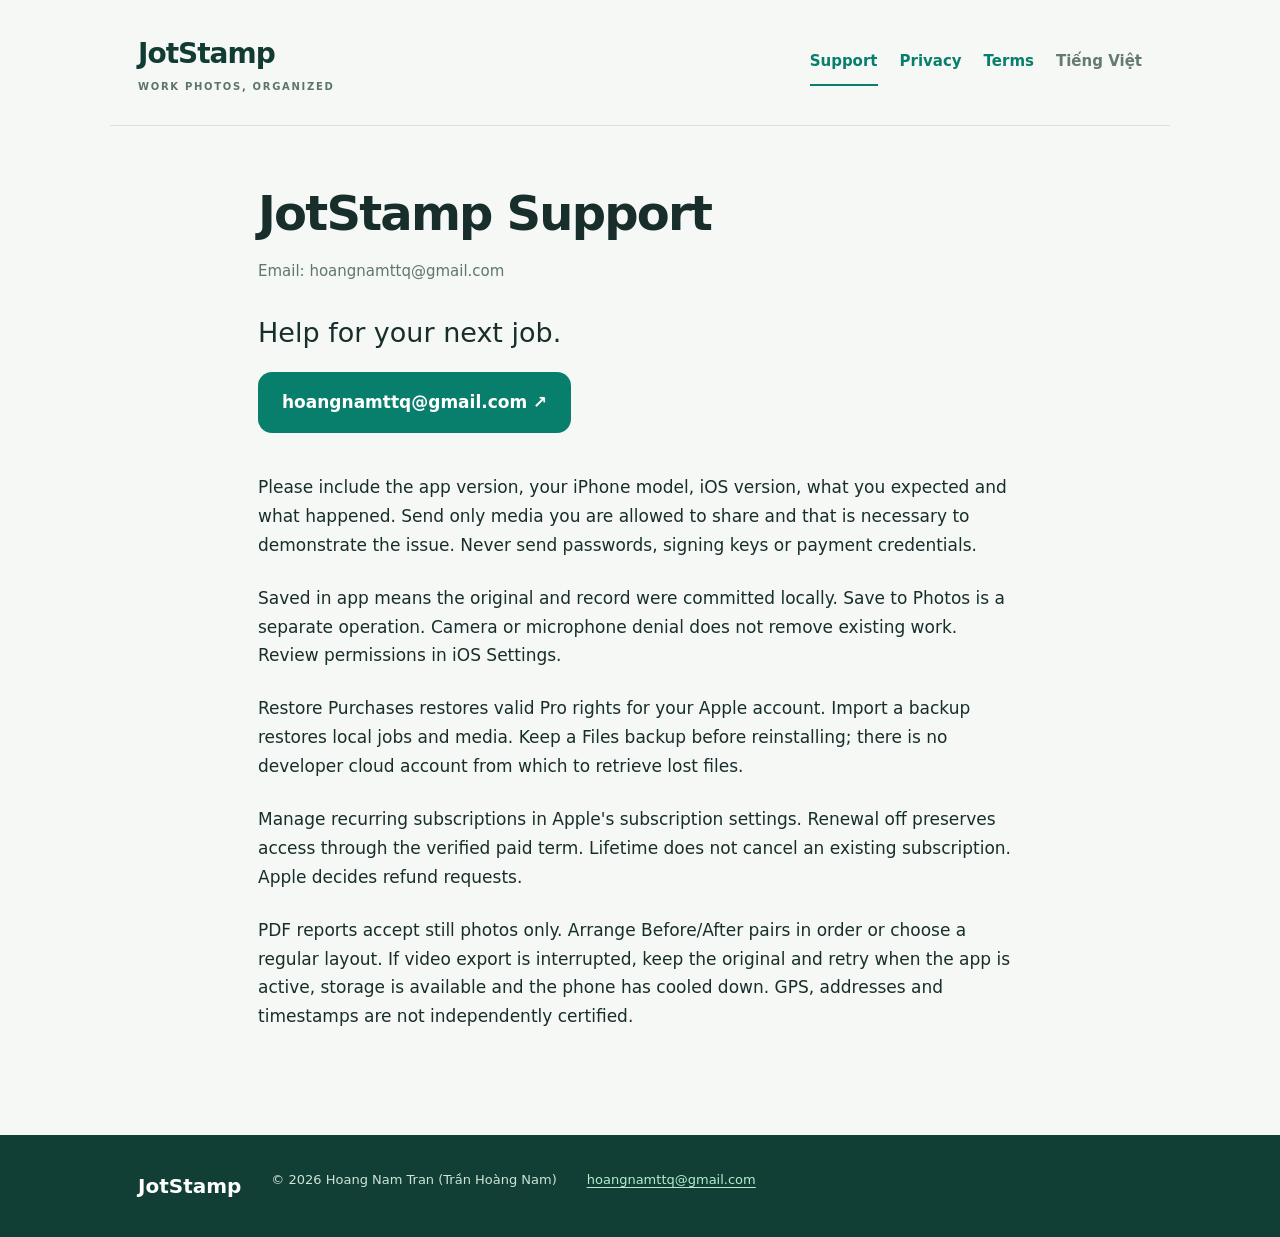
<file: index.html>
<!doctype html>
<html lang="en"><head><meta charset="utf-8"><meta name="viewport" content="width=device-width,initial-scale=1">
<meta name="description" content="JotStamp · JotStamp Support"><title>JotStamp Support</title><link rel="stylesheet" href="style.css"></head>
<body><a class="skip" href="#content">Skip to content</a>
<header><a class="brand" href="support-en.html">JotStamp<span>WORK PHOTOS, ORGANIZED</span></a><nav aria-label="Navigation"><a href="support-en.html" aria-current="page">Support</a><a href="privacy-en.html">Privacy</a><a href="terms-en.html">Terms</a><a class="lang" href="support-vi.html">Tiếng Việt</a></nav></header>
<main id="content"><h1>JotStamp Support</h1><p class="intro">Email: hoangnamttq@gmail.com</p><p class="lead">Help for your next job.</p><a class="contact" href="mailto:hoangnamttq@gmail.com">hoangnamttq@gmail.com ↗</a><p>Please include the app version, your iPhone model, iOS version, what you expected and what happened. Send only media you are allowed to share and that is necessary to demonstrate the issue. Never send passwords, signing keys or payment credentials.</p><p>Saved in app means the original and record were committed locally. Save to Photos is a separate operation. Camera or microphone denial does not remove existing work. Review permissions in iOS Settings.</p><p>Restore Purchases restores valid Pro rights for your Apple account. Import a backup restores local jobs and media. Keep a Files backup before reinstalling; there is no developer cloud account from which to retrieve lost files.</p><p>Manage recurring subscriptions in Apple&#x27;s subscription settings. Renewal off preserves access through the verified paid term. Lifetime does not cancel an existing subscription. Apple decides refund requests.</p><p>PDF reports accept still photos only. Arrange Before/After pairs in order or choose a regular layout. If video export is interrupted, keep the original and retry when the app is active, storage is available and the phone has cooled down. GPS, addresses and timestamps are not independently certified.</p></main><footer><strong>JotStamp</strong><span>© 2026 Hoang Nam Tran (Trần Hoàng Nam)</span><a href="mailto:hoangnamttq@gmail.com">hoangnamttq@gmail.com</a></footer></body></html>
</file>
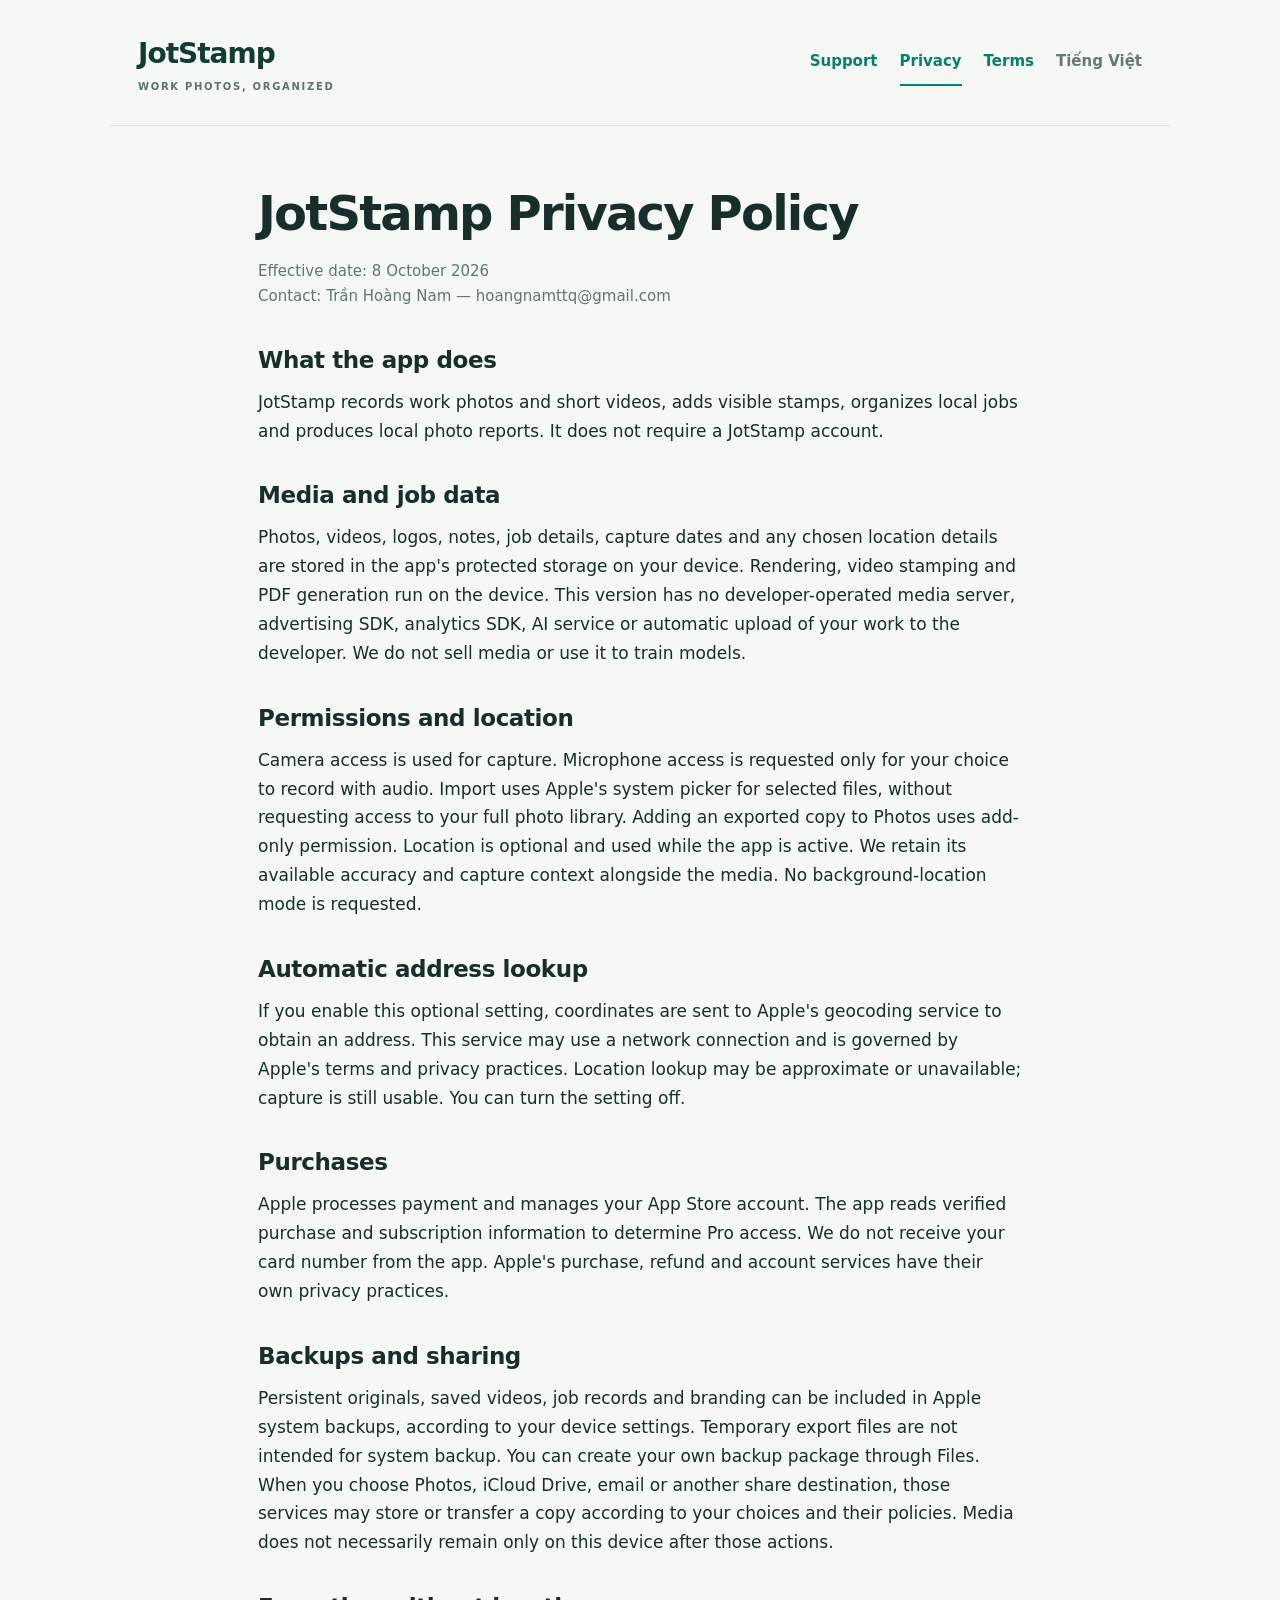
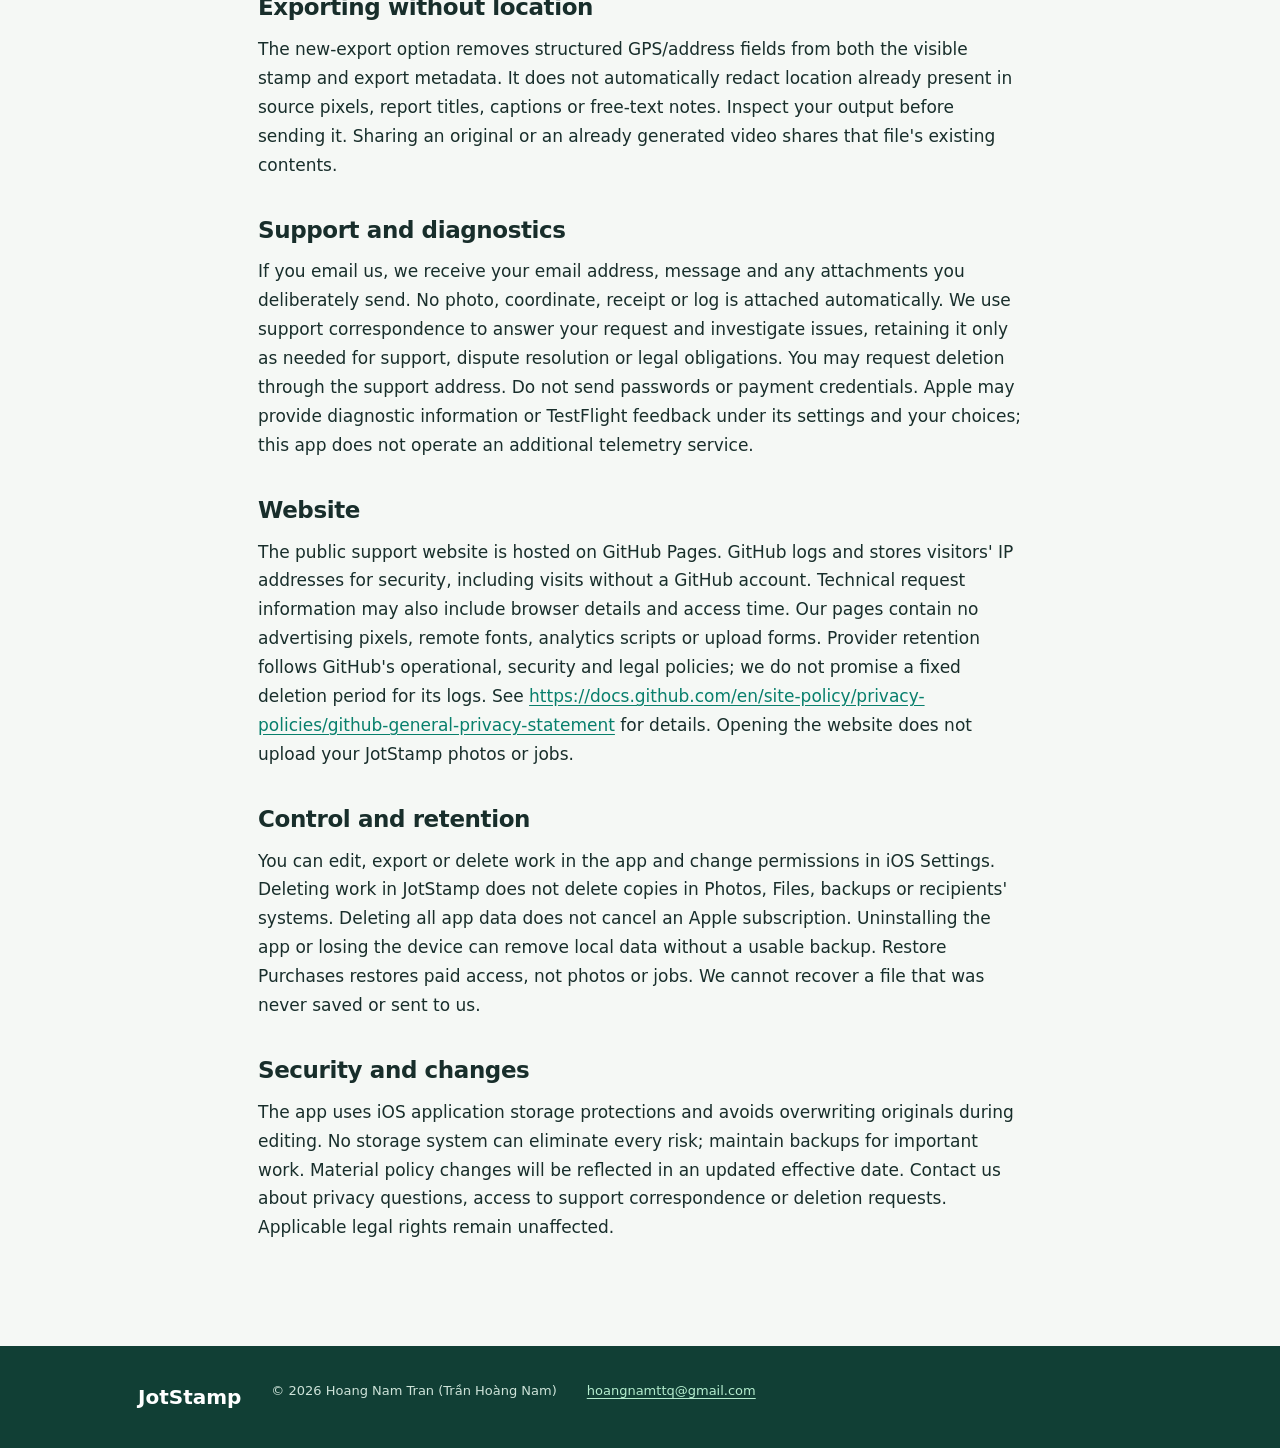
<file: privacy-en.html>
<!doctype html>
<html lang="en"><head><meta charset="utf-8"><meta name="viewport" content="width=device-width,initial-scale=1">
<meta name="description" content="JotStamp · JotStamp Privacy Policy"><title>JotStamp Privacy Policy</title><link rel="stylesheet" href="style.css"></head>
<body><a class="skip" href="#content">Skip to content</a>
<header><a class="brand" href="support-en.html">JotStamp<span>WORK PHOTOS, ORGANIZED</span></a><nav aria-label="Navigation"><a href="support-en.html">Support</a><a href="privacy-en.html" aria-current="page">Privacy</a><a href="terms-en.html">Terms</a><a class="lang" href="privacy-vi.html">Tiếng Việt</a></nav></header>
<main id="content"><h1>JotStamp Privacy Policy</h1><p class="intro">Effective date: 8 October 2026<br>Contact: Trần Hoàng Nam — hoangnamttq@gmail.com</p><section><h2>What the app does</h2><p>JotStamp records work photos and short videos, adds visible stamps, organizes local jobs and produces local photo reports. It does not require a JotStamp account.</p></section><section><h2>Media and job data</h2><p>Photos, videos, logos, notes, job details, capture dates and any chosen location details are stored in the app&#x27;s protected storage on your device. Rendering, video stamping and PDF generation run on the device. This version has no developer-operated media server, advertising SDK, analytics SDK, AI service or automatic upload of your work to the developer. We do not sell media or use it to train models.</p></section><section><h2>Permissions and location</h2><p>Camera access is used for capture. Microphone access is requested only for your choice to record with audio. Import uses Apple&#x27;s system picker for selected files, without requesting access to your full photo library. Adding an exported copy to Photos uses add-only permission. Location is optional and used while the app is active. We retain its available accuracy and capture context alongside the media. No background-location mode is requested.</p></section><section><h2>Automatic address lookup</h2><p>If you enable this optional setting, coordinates are sent to Apple&#x27;s geocoding service to obtain an address. This service may use a network connection and is governed by Apple&#x27;s terms and privacy practices. Location lookup may be approximate or unavailable; capture is still usable. You can turn the setting off.</p></section><section><h2>Purchases</h2><p>Apple processes payment and manages your App Store account. The app reads verified purchase and subscription information to determine Pro access. We do not receive your card number from the app. Apple&#x27;s purchase, refund and account services have their own privacy practices.</p></section><section><h2>Backups and sharing</h2><p>Persistent originals, saved videos, job records and branding can be included in Apple system backups, according to your device settings. Temporary export files are not intended for system backup. You can create your own backup package through Files. When you choose Photos, iCloud Drive, email or another share destination, those services may store or transfer a copy according to your choices and their policies. Media does not necessarily remain only on this device after those actions.</p></section><section><h2>Exporting without location</h2><p>The new-export option removes structured GPS/address fields from both the visible stamp and export metadata. It does not automatically redact location already present in source pixels, report titles, captions or free-text notes. Inspect your output before sending it. Sharing an original or an already generated video shares that file&#x27;s existing contents.</p></section><section><h2>Support and diagnostics</h2><p>If you email us, we receive your email address, message and any attachments you deliberately send. No photo, coordinate, receipt or log is attached automatically. We use support correspondence to answer your request and investigate issues, retaining it only as needed for support, dispute resolution or legal obligations. You may request deletion through the support address. Do not send passwords or payment credentials. Apple may provide diagnostic information or TestFlight feedback under its settings and your choices; this app does not operate an additional telemetry service.</p></section><section><h2>Website</h2><p>The public support website is hosted on GitHub Pages. GitHub logs and stores visitors&#x27; IP addresses for security, including visits without a GitHub account. Technical request information may also include browser details and access time. Our pages contain no advertising pixels, remote fonts, analytics scripts or upload forms. Provider retention follows GitHub&#x27;s operational, security and legal policies; we do not promise a fixed deletion period for its logs. See <a href="https://docs.github.com/en/site-policy/privacy-policies/github-general-privacy-statement">https://docs.github.com/en/site-policy/privacy-policies/github-general-privacy-statement</a> for details. Opening the website does not upload your JotStamp photos or jobs.</p></section><section><h2>Control and retention</h2><p>You can edit, export or delete work in the app and change permissions in iOS Settings. Deleting work in JotStamp does not delete copies in Photos, Files, backups or recipients&#x27; systems. Deleting all app data does not cancel an Apple subscription. Uninstalling the app or losing the device can remove local data without a usable backup. Restore Purchases restores paid access, not photos or jobs. We cannot recover a file that was never saved or sent to us.</p></section><section><h2>Security and changes</h2><p>The app uses iOS application storage protections and avoids overwriting originals during editing. No storage system can eliminate every risk; maintain backups for important work. Material policy changes will be reflected in an updated effective date. Contact us about privacy questions, access to support correspondence or deletion requests. Applicable legal rights remain unaffected.</p></section></main><footer><strong>JotStamp</strong><span>© 2026 Hoang Nam Tran (Trần Hoàng Nam)</span><a href="mailto:hoangnamttq@gmail.com">hoangnamttq@gmail.com</a></footer></body></html>
</file>
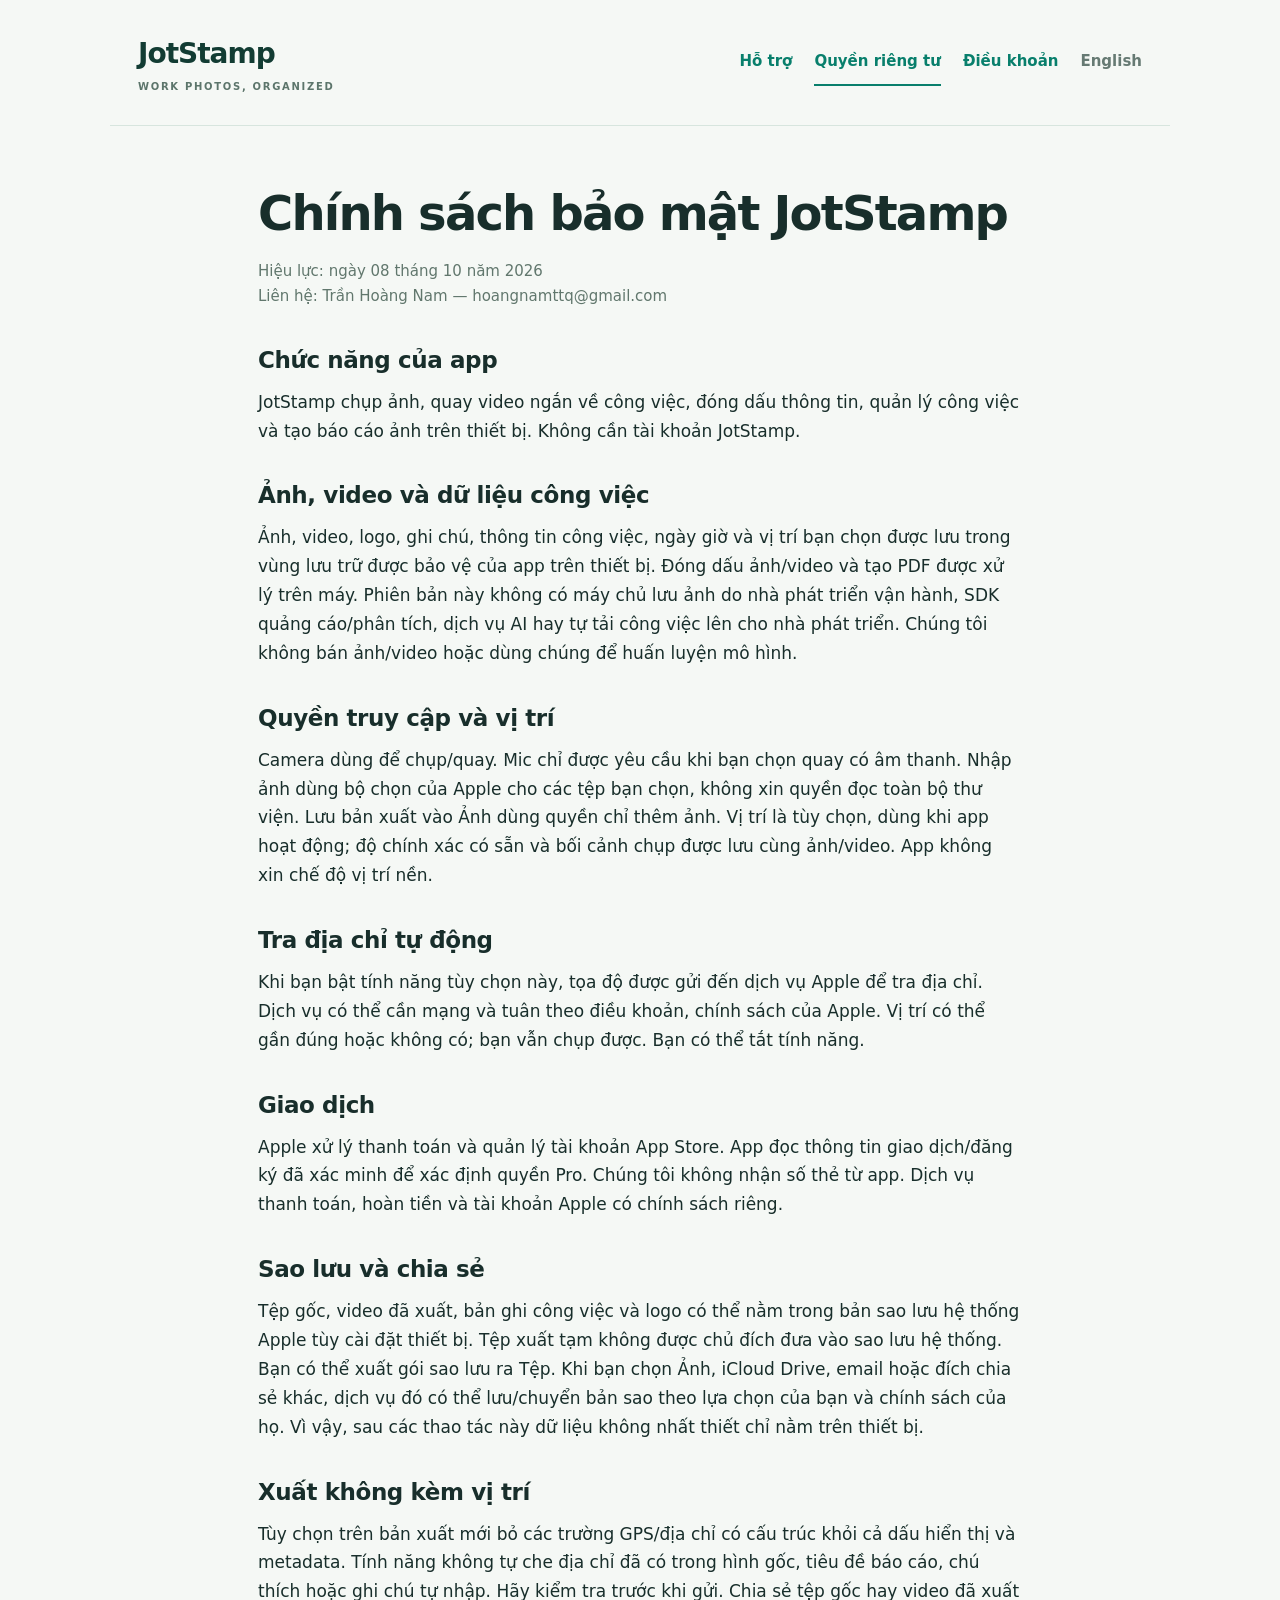
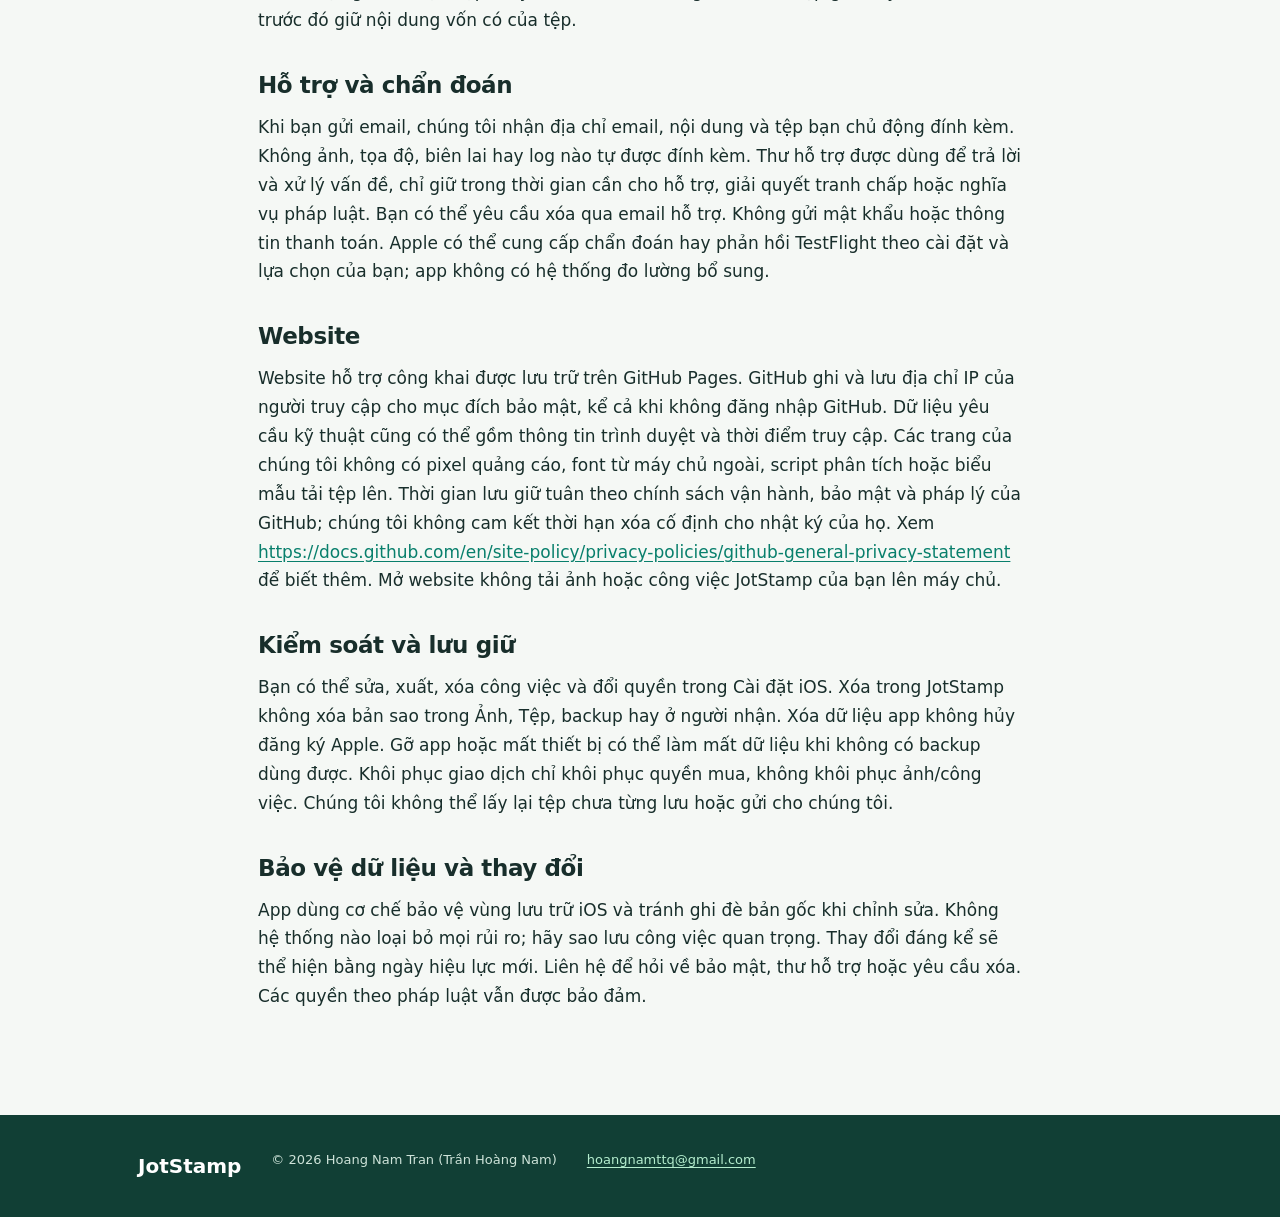
<file: privacy-vi.html>
<!doctype html>
<html lang="vi"><head><meta charset="utf-8"><meta name="viewport" content="width=device-width,initial-scale=1">
<meta name="description" content="JotStamp · Chính sách bảo mật JotStamp"><title>Chính sách bảo mật JotStamp</title><link rel="stylesheet" href="style.css"></head>
<body><a class="skip" href="#content">Đến nội dung</a>
<header><a class="brand" href="support-vi.html">JotStamp<span>WORK PHOTOS, ORGANIZED</span></a><nav aria-label="Navigation"><a href="support-vi.html">Hỗ trợ</a><a href="privacy-vi.html" aria-current="page">Quyền riêng tư</a><a href="terms-vi.html">Điều khoản</a><a class="lang" href="privacy-en.html">English</a></nav></header>
<main id="content"><h1>Chính sách bảo mật JotStamp</h1><p class="intro">Hiệu lực: ngày 08 tháng 10 năm 2026<br>Liên hệ: Trần Hoàng Nam — hoangnamttq@gmail.com</p><section><h2>Chức năng của app</h2><p>JotStamp chụp ảnh, quay video ngắn về công việc, đóng dấu thông tin, quản lý công việc và tạo báo cáo ảnh trên thiết bị. Không cần tài khoản JotStamp.</p></section><section><h2>Ảnh, video và dữ liệu công việc</h2><p>Ảnh, video, logo, ghi chú, thông tin công việc, ngày giờ và vị trí bạn chọn được lưu trong vùng lưu trữ được bảo vệ của app trên thiết bị. Đóng dấu ảnh/video và tạo PDF được xử lý trên máy. Phiên bản này không có máy chủ lưu ảnh do nhà phát triển vận hành, SDK quảng cáo/phân tích, dịch vụ AI hay tự tải công việc lên cho nhà phát triển. Chúng tôi không bán ảnh/video hoặc dùng chúng để huấn luyện mô hình.</p></section><section><h2>Quyền truy cập và vị trí</h2><p>Camera dùng để chụp/quay. Mic chỉ được yêu cầu khi bạn chọn quay có âm thanh. Nhập ảnh dùng bộ chọn của Apple cho các tệp bạn chọn, không xin quyền đọc toàn bộ thư viện. Lưu bản xuất vào Ảnh dùng quyền chỉ thêm ảnh. Vị trí là tùy chọn, dùng khi app hoạt động; độ chính xác có sẵn và bối cảnh chụp được lưu cùng ảnh/video. App không xin chế độ vị trí nền.</p></section><section><h2>Tra địa chỉ tự động</h2><p>Khi bạn bật tính năng tùy chọn này, tọa độ được gửi đến dịch vụ Apple để tra địa chỉ. Dịch vụ có thể cần mạng và tuân theo điều khoản, chính sách của Apple. Vị trí có thể gần đúng hoặc không có; bạn vẫn chụp được. Bạn có thể tắt tính năng.</p></section><section><h2>Giao dịch</h2><p>Apple xử lý thanh toán và quản lý tài khoản App Store. App đọc thông tin giao dịch/đăng ký đã xác minh để xác định quyền Pro. Chúng tôi không nhận số thẻ từ app. Dịch vụ thanh toán, hoàn tiền và tài khoản Apple có chính sách riêng.</p></section><section><h2>Sao lưu và chia sẻ</h2><p>Tệp gốc, video đã xuất, bản ghi công việc và logo có thể nằm trong bản sao lưu hệ thống Apple tùy cài đặt thiết bị. Tệp xuất tạm không được chủ đích đưa vào sao lưu hệ thống. Bạn có thể xuất gói sao lưu ra Tệp. Khi bạn chọn Ảnh, iCloud Drive, email hoặc đích chia sẻ khác, dịch vụ đó có thể lưu/chuyển bản sao theo lựa chọn của bạn và chính sách của họ. Vì vậy, sau các thao tác này dữ liệu không nhất thiết chỉ nằm trên thiết bị.</p></section><section><h2>Xuất không kèm vị trí</h2><p>Tùy chọn trên bản xuất mới bỏ các trường GPS/địa chỉ có cấu trúc khỏi cả dấu hiển thị và metadata. Tính năng không tự che địa chỉ đã có trong hình gốc, tiêu đề báo cáo, chú thích hoặc ghi chú tự nhập. Hãy kiểm tra trước khi gửi. Chia sẻ tệp gốc hay video đã xuất trước đó giữ nội dung vốn có của tệp.</p></section><section><h2>Hỗ trợ và chẩn đoán</h2><p>Khi bạn gửi email, chúng tôi nhận địa chỉ email, nội dung và tệp bạn chủ động đính kèm. Không ảnh, tọa độ, biên lai hay log nào tự được đính kèm. Thư hỗ trợ được dùng để trả lời và xử lý vấn đề, chỉ giữ trong thời gian cần cho hỗ trợ, giải quyết tranh chấp hoặc nghĩa vụ pháp luật. Bạn có thể yêu cầu xóa qua email hỗ trợ. Không gửi mật khẩu hoặc thông tin thanh toán. Apple có thể cung cấp chẩn đoán hay phản hồi TestFlight theo cài đặt và lựa chọn của bạn; app không có hệ thống đo lường bổ sung.</p></section><section><h2>Website</h2><p>Website hỗ trợ công khai được lưu trữ trên GitHub Pages. GitHub ghi và lưu địa chỉ IP của người truy cập cho mục đích bảo mật, kể cả khi không đăng nhập GitHub. Dữ liệu yêu cầu kỹ thuật cũng có thể gồm thông tin trình duyệt và thời điểm truy cập. Các trang của chúng tôi không có pixel quảng cáo, font từ máy chủ ngoài, script phân tích hoặc biểu mẫu tải tệp lên. Thời gian lưu giữ tuân theo chính sách vận hành, bảo mật và pháp lý của GitHub; chúng tôi không cam kết thời hạn xóa cố định cho nhật ký của họ. Xem <a href="https://docs.github.com/en/site-policy/privacy-policies/github-general-privacy-statement">https://docs.github.com/en/site-policy/privacy-policies/github-general-privacy-statement</a> để biết thêm. Mở website không tải ảnh hoặc công việc JotStamp của bạn lên máy chủ.</p></section><section><h2>Kiểm soát và lưu giữ</h2><p>Bạn có thể sửa, xuất, xóa công việc và đổi quyền trong Cài đặt iOS. Xóa trong JotStamp không xóa bản sao trong Ảnh, Tệp, backup hay ở người nhận. Xóa dữ liệu app không hủy đăng ký Apple. Gỡ app hoặc mất thiết bị có thể làm mất dữ liệu khi không có backup dùng được. Khôi phục giao dịch chỉ khôi phục quyền mua, không khôi phục ảnh/công việc. Chúng tôi không thể lấy lại tệp chưa từng lưu hoặc gửi cho chúng tôi.</p></section><section><h2>Bảo vệ dữ liệu và thay đổi</h2><p>App dùng cơ chế bảo vệ vùng lưu trữ iOS và tránh ghi đè bản gốc khi chỉnh sửa. Không hệ thống nào loại bỏ mọi rủi ro; hãy sao lưu công việc quan trọng. Thay đổi đáng kể sẽ thể hiện bằng ngày hiệu lực mới. Liên hệ để hỏi về bảo mật, thư hỗ trợ hoặc yêu cầu xóa. Các quyền theo pháp luật vẫn được bảo đảm.</p></section></main><footer><strong>JotStamp</strong><span>© 2026 Hoang Nam Tran (Trần Hoàng Nam)</span><a href="mailto:hoangnamttq@gmail.com">hoangnamttq@gmail.com</a></footer></body></html>
</file>
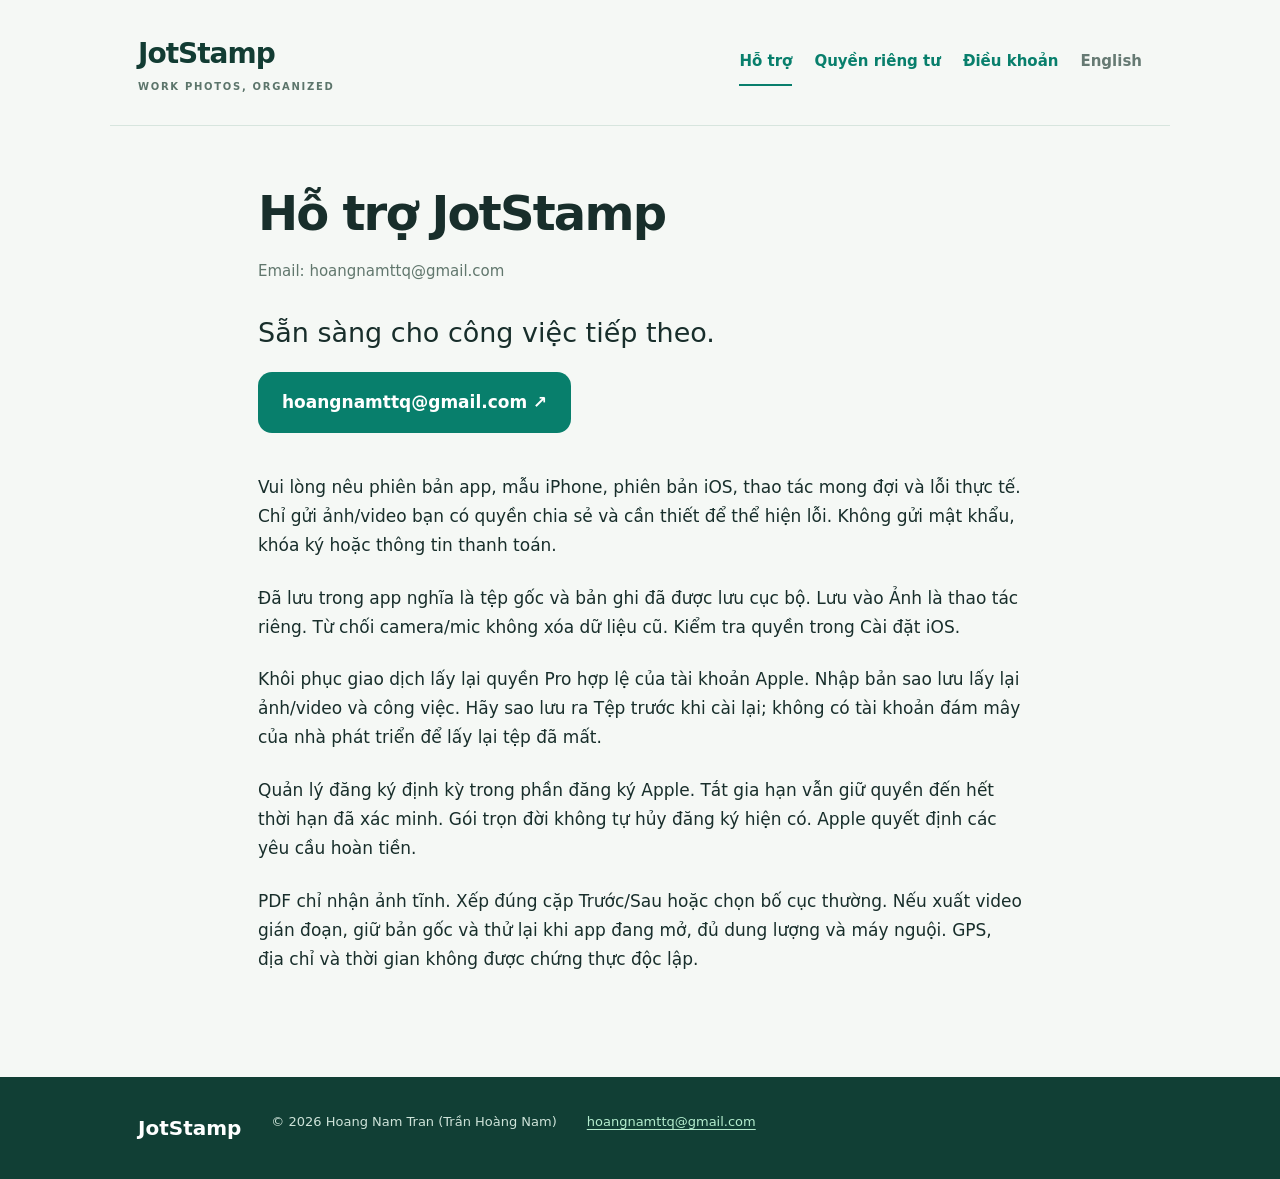
<file: support-vi.html>
<!doctype html>
<html lang="vi"><head><meta charset="utf-8"><meta name="viewport" content="width=device-width,initial-scale=1">
<meta name="description" content="JotStamp · Hỗ trợ JotStamp"><title>Hỗ trợ JotStamp</title><link rel="stylesheet" href="style.css"></head>
<body><a class="skip" href="#content">Đến nội dung</a>
<header><a class="brand" href="support-vi.html">JotStamp<span>WORK PHOTOS, ORGANIZED</span></a><nav aria-label="Navigation"><a href="support-vi.html" aria-current="page">Hỗ trợ</a><a href="privacy-vi.html">Quyền riêng tư</a><a href="terms-vi.html">Điều khoản</a><a class="lang" href="support-en.html">English</a></nav></header>
<main id="content"><h1>Hỗ trợ JotStamp</h1><p class="intro">Email: hoangnamttq@gmail.com</p><p class="lead">Sẵn sàng cho công việc tiếp theo.</p><a class="contact" href="mailto:hoangnamttq@gmail.com">hoangnamttq@gmail.com ↗</a><p>Vui lòng nêu phiên bản app, mẫu iPhone, phiên bản iOS, thao tác mong đợi và lỗi thực tế. Chỉ gửi ảnh/video bạn có quyền chia sẻ và cần thiết để thể hiện lỗi. Không gửi mật khẩu, khóa ký hoặc thông tin thanh toán.</p><p>Đã lưu trong app nghĩa là tệp gốc và bản ghi đã được lưu cục bộ. Lưu vào Ảnh là thao tác riêng. Từ chối camera/mic không xóa dữ liệu cũ. Kiểm tra quyền trong Cài đặt iOS.</p><p>Khôi phục giao dịch lấy lại quyền Pro hợp lệ của tài khoản Apple. Nhập bản sao lưu lấy lại ảnh/video và công việc. Hãy sao lưu ra Tệp trước khi cài lại; không có tài khoản đám mây của nhà phát triển để lấy lại tệp đã mất.</p><p>Quản lý đăng ký định kỳ trong phần đăng ký Apple. Tắt gia hạn vẫn giữ quyền đến hết thời hạn đã xác minh. Gói trọn đời không tự hủy đăng ký hiện có. Apple quyết định các yêu cầu hoàn tiền.</p><p>PDF chỉ nhận ảnh tĩnh. Xếp đúng cặp Trước/Sau hoặc chọn bố cục thường. Nếu xuất video gián đoạn, giữ bản gốc và thử lại khi app đang mở, đủ dung lượng và máy nguội. GPS, địa chỉ và thời gian không được chứng thực độc lập.</p></main><footer><strong>JotStamp</strong><span>© 2026 Hoang Nam Tran (Trần Hoàng Nam)</span><a href="mailto:hoangnamttq@gmail.com">hoangnamttq@gmail.com</a></footer></body></html>
</file>
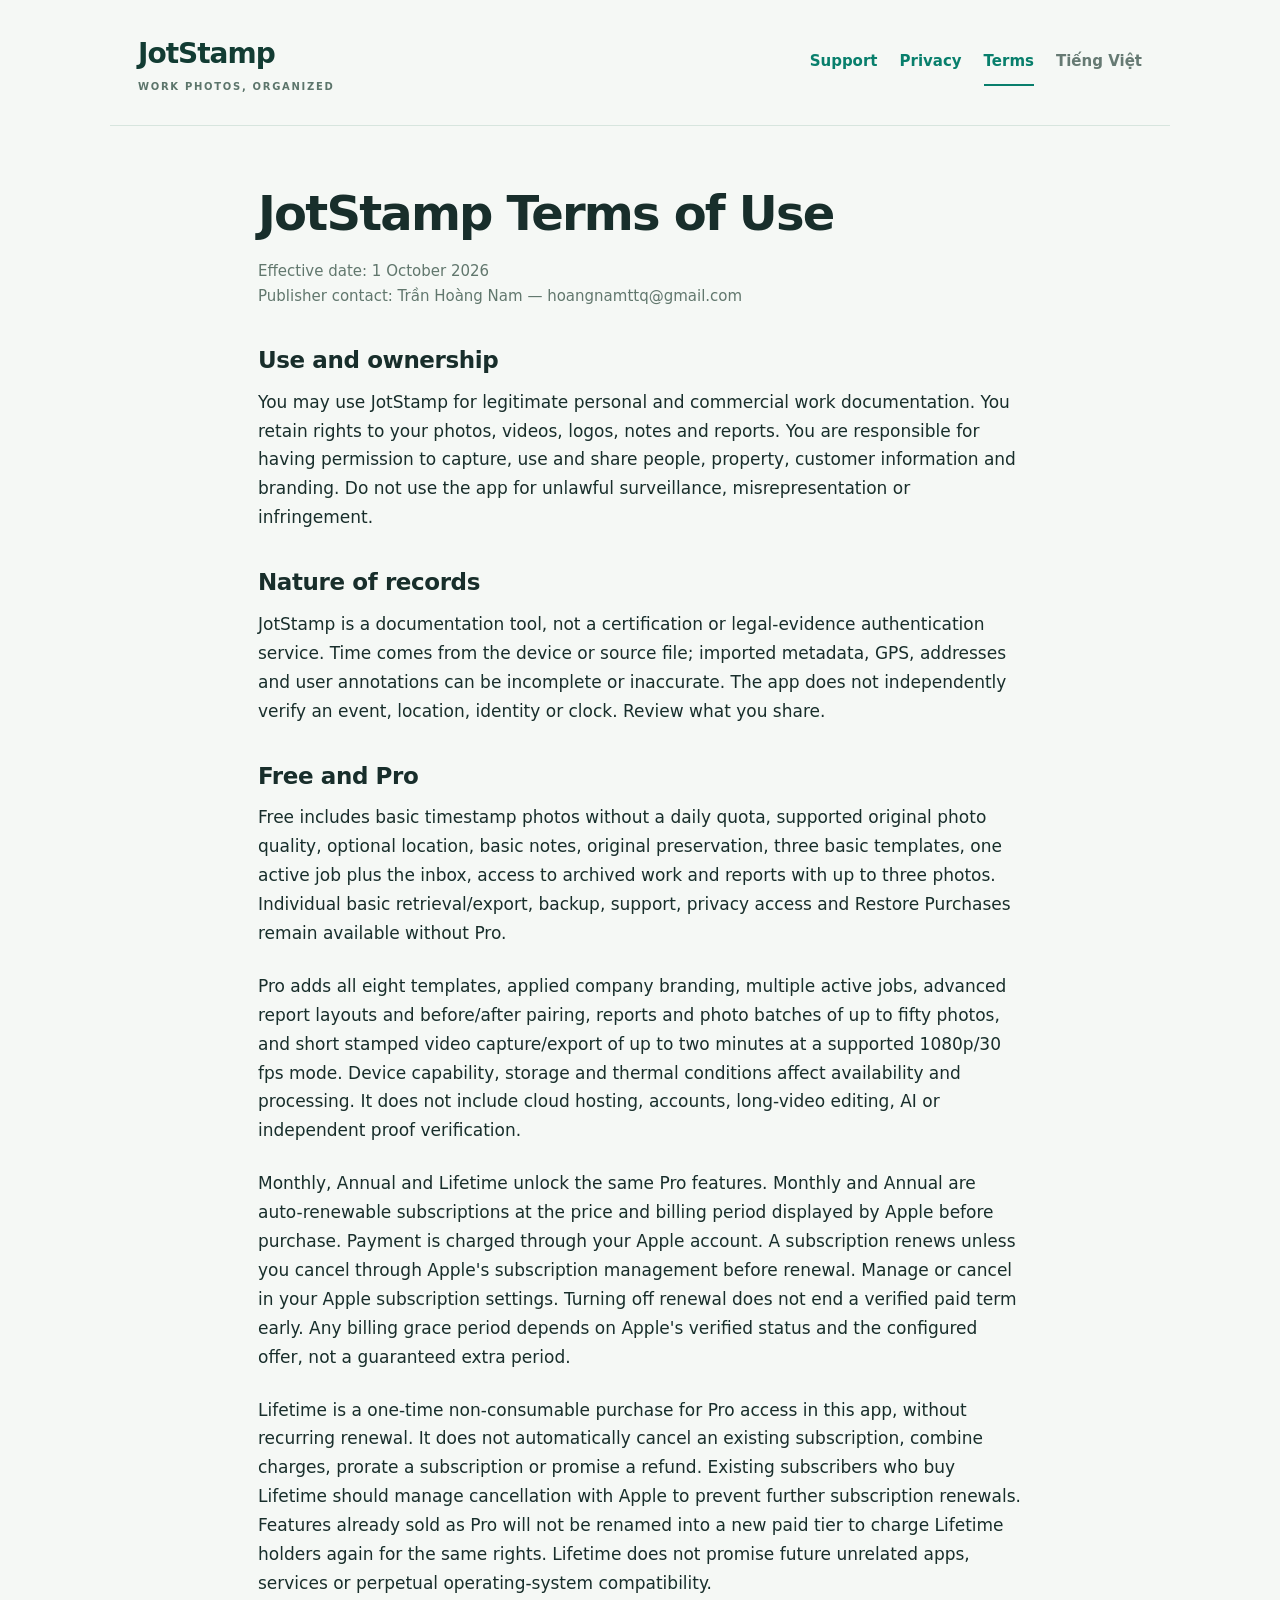
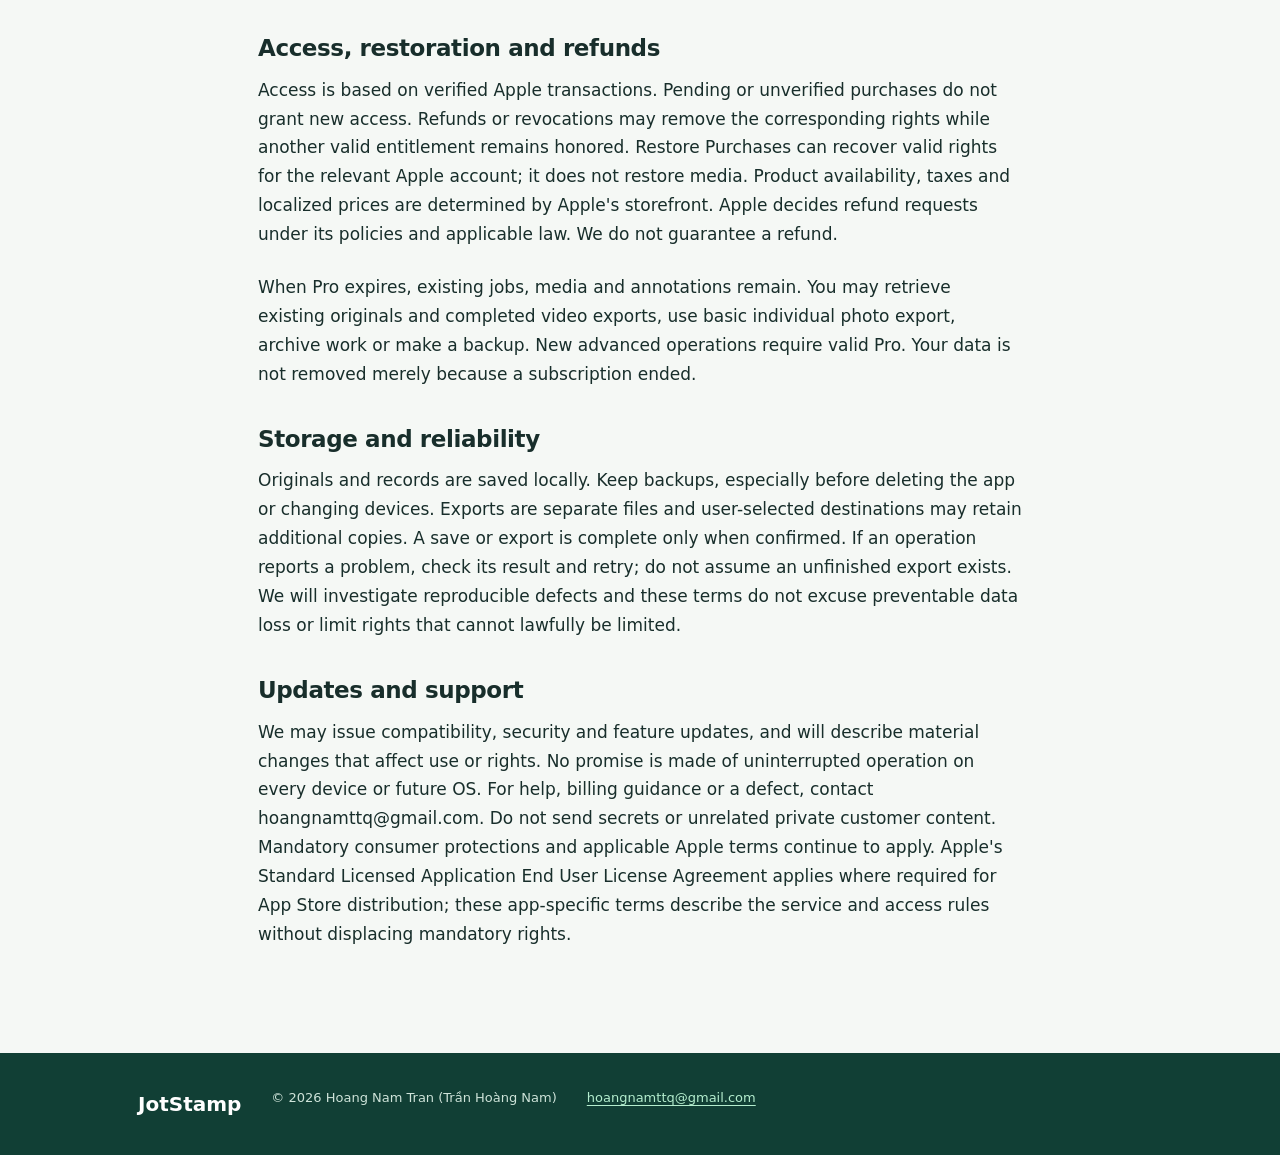
<file: terms-en.html>
<!doctype html>
<html lang="en"><head><meta charset="utf-8"><meta name="viewport" content="width=device-width,initial-scale=1">
<meta name="description" content="JotStamp · JotStamp Terms of Use"><title>JotStamp Terms of Use</title><link rel="stylesheet" href="style.css"></head>
<body><a class="skip" href="#content">Skip to content</a>
<header><a class="brand" href="support-en.html">JotStamp<span>WORK PHOTOS, ORGANIZED</span></a><nav aria-label="Navigation"><a href="support-en.html">Support</a><a href="privacy-en.html">Privacy</a><a href="terms-en.html" aria-current="page">Terms</a><a class="lang" href="terms-vi.html">Tiếng Việt</a></nav></header>
<main id="content"><h1>JotStamp Terms of Use</h1><p class="intro">Effective date: 1 October 2026<br>Publisher contact: Trần Hoàng Nam — hoangnamttq@gmail.com</p><section><h2>Use and ownership</h2><p>You may use JotStamp for legitimate personal and commercial work documentation. You retain rights to your photos, videos, logos, notes and reports. You are responsible for having permission to capture, use and share people, property, customer information and branding. Do not use the app for unlawful surveillance, misrepresentation or infringement.</p></section><section><h2>Nature of records</h2><p>JotStamp is a documentation tool, not a certification or legal-evidence authentication service. Time comes from the device or source file; imported metadata, GPS, addresses and user annotations can be incomplete or inaccurate. The app does not independently verify an event, location, identity or clock. Review what you share.</p></section><section><h2>Free and Pro</h2><p>Free includes basic timestamp photos without a daily quota, supported original photo quality, optional location, basic notes, original preservation, three basic templates, one active job plus the inbox, access to archived work and reports with up to three photos. Individual basic retrieval/export, backup, support, privacy access and Restore Purchases remain available without Pro.</p></section><p>Pro adds all eight templates, applied company branding, multiple active jobs, advanced report layouts and before/after pairing, reports and photo batches of up to fifty photos, and short stamped video capture/export of up to two minutes at a supported 1080p/30 fps mode. Device capability, storage and thermal conditions affect availability and processing. It does not include cloud hosting, accounts, long-video editing, AI or independent proof verification.</p><p>Monthly, Annual and Lifetime unlock the same Pro features. Monthly and Annual are auto-renewable subscriptions at the price and billing period displayed by Apple before purchase. Payment is charged through your Apple account. A subscription renews unless you cancel through Apple&#x27;s subscription management before renewal. Manage or cancel in your Apple subscription settings. Turning off renewal does not end a verified paid term early. Any billing grace period depends on Apple&#x27;s verified status and the configured offer, not a guaranteed extra period.</p><p>Lifetime is a one-time non-consumable purchase for Pro access in this app, without recurring renewal. It does not automatically cancel an existing subscription, combine charges, prorate a subscription or promise a refund. Existing subscribers who buy Lifetime should manage cancellation with Apple to prevent further subscription renewals. Features already sold as Pro will not be renamed into a new paid tier to charge Lifetime holders again for the same rights. Lifetime does not promise future unrelated apps, services or perpetual operating-system compatibility.</p><section><h2>Access, restoration and refunds</h2><p>Access is based on verified Apple transactions. Pending or unverified purchases do not grant new access. Refunds or revocations may remove the corresponding rights while another valid entitlement remains honored. Restore Purchases can recover valid rights for the relevant Apple account; it does not restore media. Product availability, taxes and localized prices are determined by Apple&#x27;s storefront. Apple decides refund requests under its policies and applicable law. We do not guarantee a refund.</p></section><p>When Pro expires, existing jobs, media and annotations remain. You may retrieve existing originals and completed video exports, use basic individual photo export, archive work or make a backup. New advanced operations require valid Pro. Your data is not removed merely because a subscription ended.</p><section><h2>Storage and reliability</h2><p>Originals and records are saved locally. Keep backups, especially before deleting the app or changing devices. Exports are separate files and user-selected destinations may retain additional copies. A save or export is complete only when confirmed. If an operation reports a problem, check its result and retry; do not assume an unfinished export exists. We will investigate reproducible defects and these terms do not excuse preventable data loss or limit rights that cannot lawfully be limited.</p></section><section><h2>Updates and support</h2><p>We may issue compatibility, security and feature updates, and will describe material changes that affect use or rights. No promise is made of uninterrupted operation on every device or future OS. For help, billing guidance or a defect, contact hoangnamttq@gmail.com. Do not send secrets or unrelated private customer content. Mandatory consumer protections and applicable Apple terms continue to apply. Apple&#x27;s Standard Licensed Application End User License Agreement applies where required for App Store distribution; these app-specific terms describe the service and access rules without displacing mandatory rights.</p></section></main><footer><strong>JotStamp</strong><span>© 2026 Hoang Nam Tran (Trần Hoàng Nam)</span><a href="mailto:hoangnamttq@gmail.com">hoangnamttq@gmail.com</a></footer></body></html>
</file>
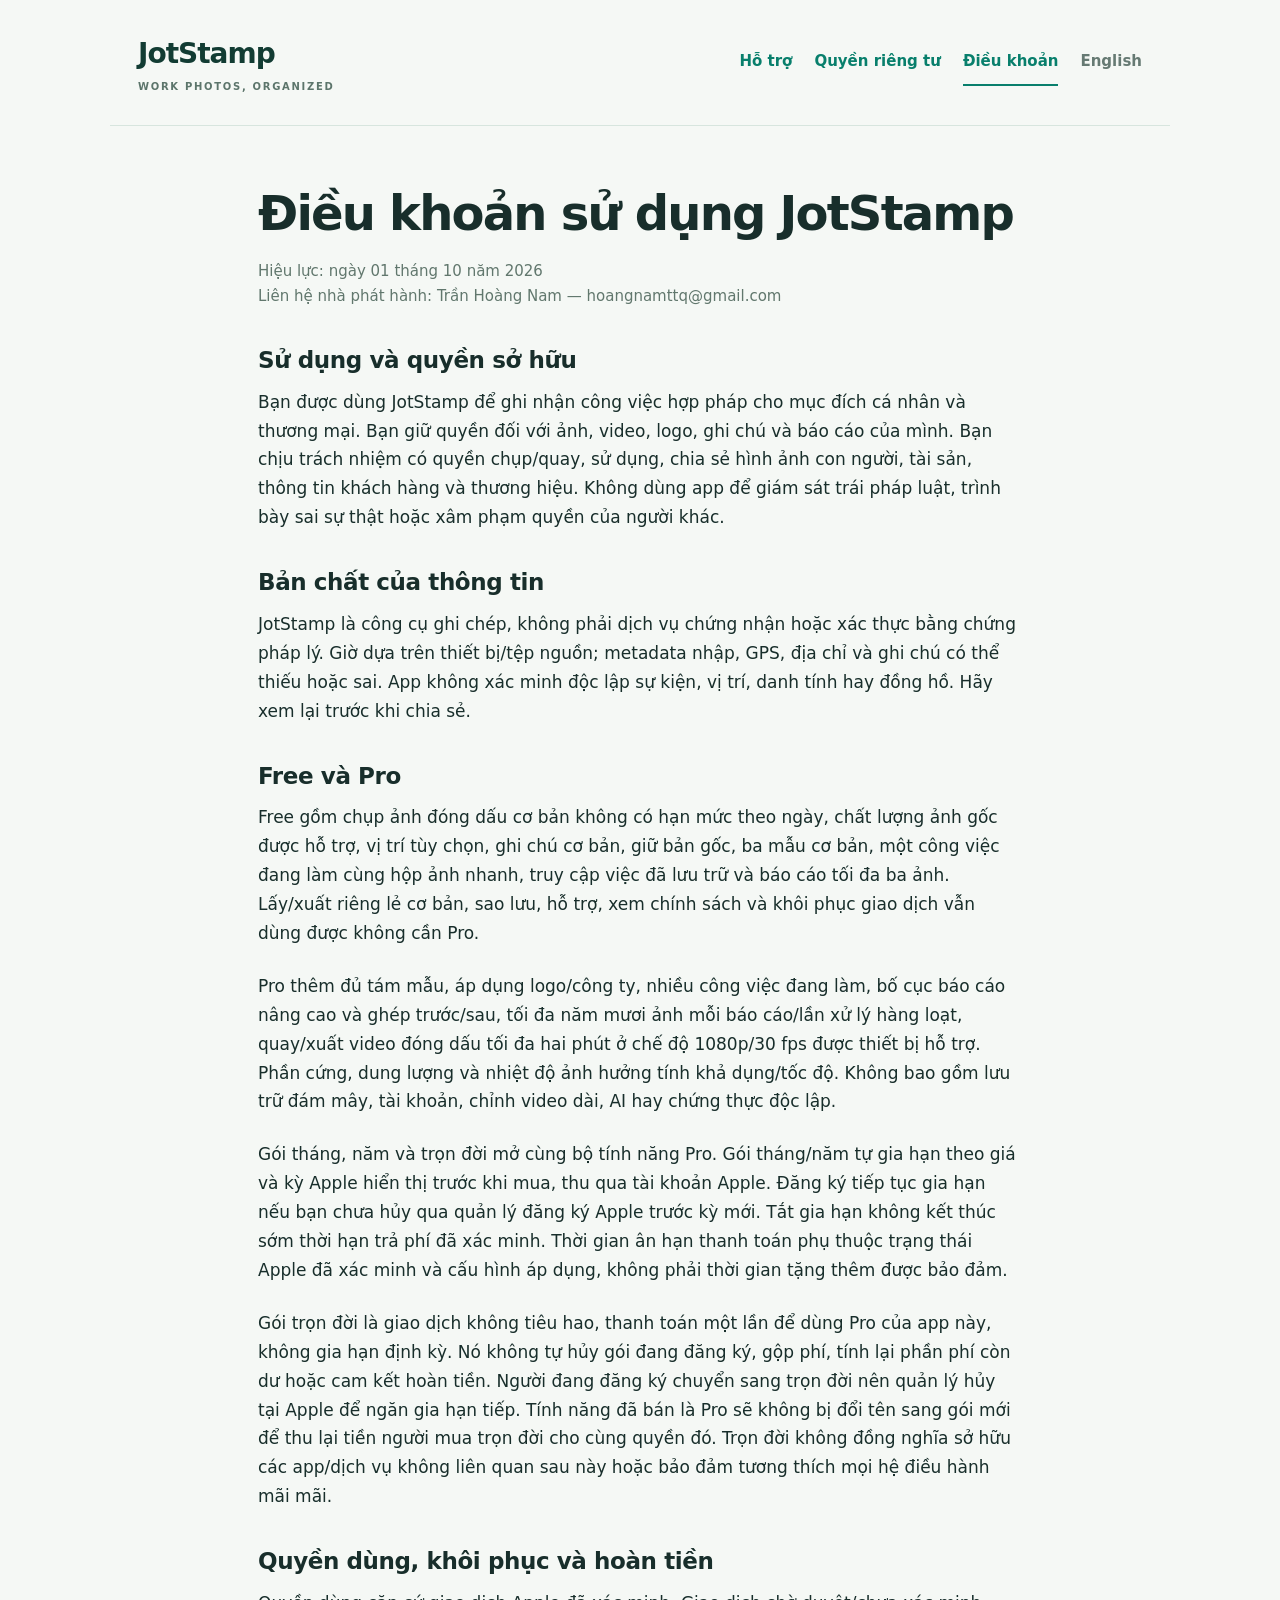
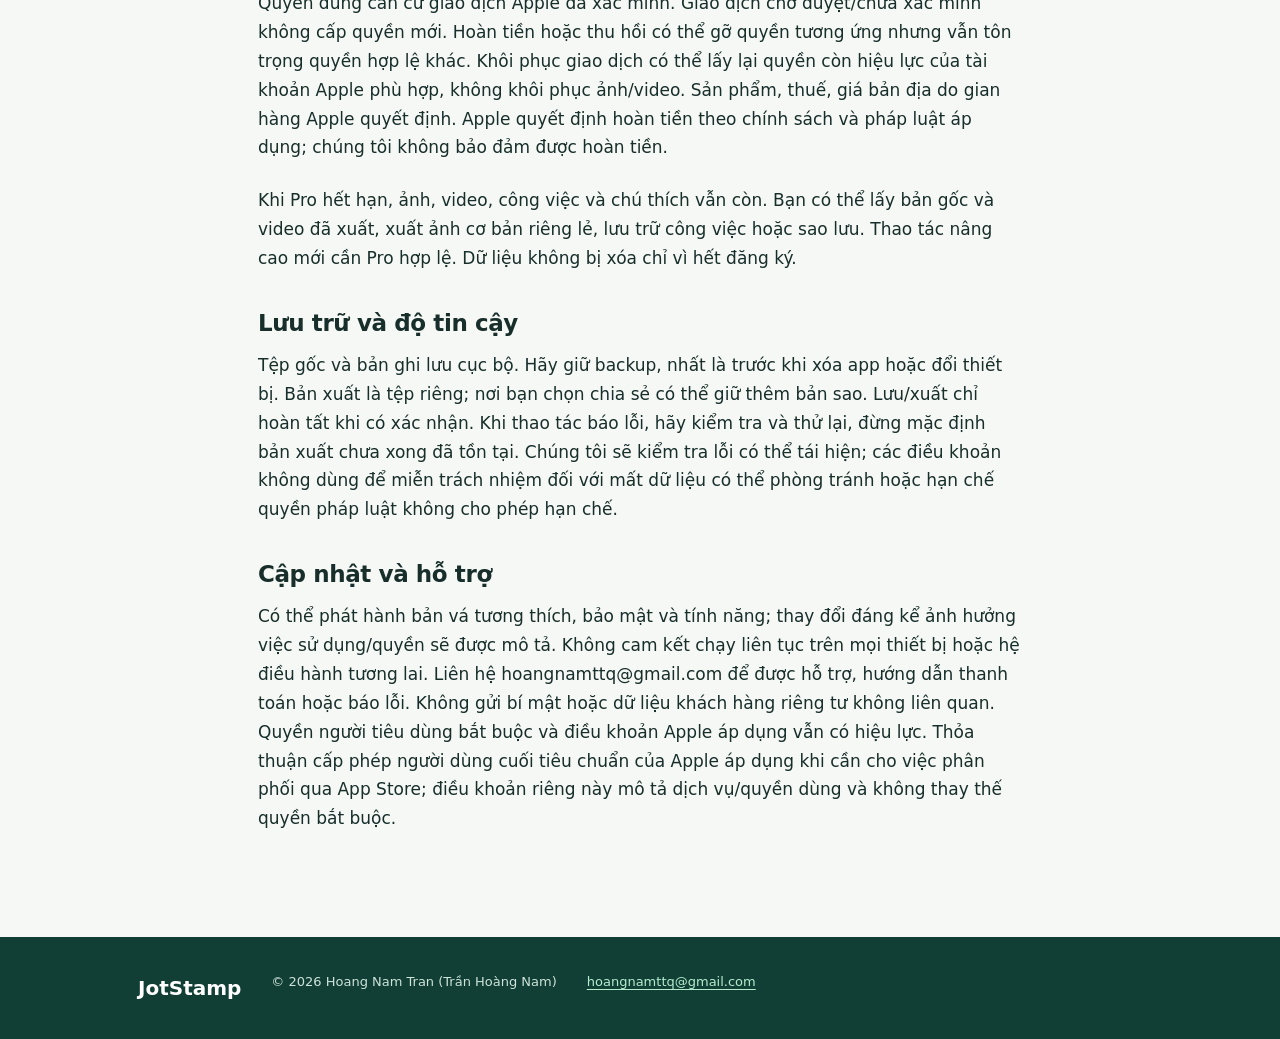
<file: terms-vi.html>
<!doctype html>
<html lang="vi"><head><meta charset="utf-8"><meta name="viewport" content="width=device-width,initial-scale=1">
<meta name="description" content="JotStamp · Điều khoản sử dụng JotStamp"><title>Điều khoản sử dụng JotStamp</title><link rel="stylesheet" href="style.css"></head>
<body><a class="skip" href="#content">Đến nội dung</a>
<header><a class="brand" href="support-vi.html">JotStamp<span>WORK PHOTOS, ORGANIZED</span></a><nav aria-label="Navigation"><a href="support-vi.html">Hỗ trợ</a><a href="privacy-vi.html">Quyền riêng tư</a><a href="terms-vi.html" aria-current="page">Điều khoản</a><a class="lang" href="terms-en.html">English</a></nav></header>
<main id="content"><h1>Điều khoản sử dụng JotStamp</h1><p class="intro">Hiệu lực: ngày 01 tháng 10 năm 2026<br>Liên hệ nhà phát hành: Trần Hoàng Nam — hoangnamttq@gmail.com</p><section><h2>Sử dụng và quyền sở hữu</h2><p>Bạn được dùng JotStamp để ghi nhận công việc hợp pháp cho mục đích cá nhân và thương mại. Bạn giữ quyền đối với ảnh, video, logo, ghi chú và báo cáo của mình. Bạn chịu trách nhiệm có quyền chụp/quay, sử dụng, chia sẻ hình ảnh con người, tài sản, thông tin khách hàng và thương hiệu. Không dùng app để giám sát trái pháp luật, trình bày sai sự thật hoặc xâm phạm quyền của người khác.</p></section><section><h2>Bản chất của thông tin</h2><p>JotStamp là công cụ ghi chép, không phải dịch vụ chứng nhận hoặc xác thực bằng chứng pháp lý. Giờ dựa trên thiết bị/tệp nguồn; metadata nhập, GPS, địa chỉ và ghi chú có thể thiếu hoặc sai. App không xác minh độc lập sự kiện, vị trí, danh tính hay đồng hồ. Hãy xem lại trước khi chia sẻ.</p></section><section><h2>Free và Pro</h2><p>Free gồm chụp ảnh đóng dấu cơ bản không có hạn mức theo ngày, chất lượng ảnh gốc được hỗ trợ, vị trí tùy chọn, ghi chú cơ bản, giữ bản gốc, ba mẫu cơ bản, một công việc đang làm cùng hộp ảnh nhanh, truy cập việc đã lưu trữ và báo cáo tối đa ba ảnh. Lấy/xuất riêng lẻ cơ bản, sao lưu, hỗ trợ, xem chính sách và khôi phục giao dịch vẫn dùng được không cần Pro.</p></section><p>Pro thêm đủ tám mẫu, áp dụng logo/công ty, nhiều công việc đang làm, bố cục báo cáo nâng cao và ghép trước/sau, tối đa năm mươi ảnh mỗi báo cáo/lần xử lý hàng loạt, quay/xuất video đóng dấu tối đa hai phút ở chế độ 1080p/30 fps được thiết bị hỗ trợ. Phần cứng, dung lượng và nhiệt độ ảnh hưởng tính khả dụng/tốc độ. Không bao gồm lưu trữ đám mây, tài khoản, chỉnh video dài, AI hay chứng thực độc lập.</p><p>Gói tháng, năm và trọn đời mở cùng bộ tính năng Pro. Gói tháng/năm tự gia hạn theo giá và kỳ Apple hiển thị trước khi mua, thu qua tài khoản Apple. Đăng ký tiếp tục gia hạn nếu bạn chưa hủy qua quản lý đăng ký Apple trước kỳ mới. Tắt gia hạn không kết thúc sớm thời hạn trả phí đã xác minh. Thời gian ân hạn thanh toán phụ thuộc trạng thái Apple đã xác minh và cấu hình áp dụng, không phải thời gian tặng thêm được bảo đảm.</p><p>Gói trọn đời là giao dịch không tiêu hao, thanh toán một lần để dùng Pro của app này, không gia hạn định kỳ. Nó không tự hủy gói đang đăng ký, gộp phí, tính lại phần phí còn dư hoặc cam kết hoàn tiền. Người đang đăng ký chuyển sang trọn đời nên quản lý hủy tại Apple để ngăn gia hạn tiếp. Tính năng đã bán là Pro sẽ không bị đổi tên sang gói mới để thu lại tiền người mua trọn đời cho cùng quyền đó. Trọn đời không đồng nghĩa sở hữu các app/dịch vụ không liên quan sau này hoặc bảo đảm tương thích mọi hệ điều hành mãi mãi.</p><section><h2>Quyền dùng, khôi phục và hoàn tiền</h2><p>Quyền dùng căn cứ giao dịch Apple đã xác minh. Giao dịch chờ duyệt/chưa xác minh không cấp quyền mới. Hoàn tiền hoặc thu hồi có thể gỡ quyền tương ứng nhưng vẫn tôn trọng quyền hợp lệ khác. Khôi phục giao dịch có thể lấy lại quyền còn hiệu lực của tài khoản Apple phù hợp, không khôi phục ảnh/video. Sản phẩm, thuế, giá bản địa do gian hàng Apple quyết định. Apple quyết định hoàn tiền theo chính sách và pháp luật áp dụng; chúng tôi không bảo đảm được hoàn tiền.</p></section><p>Khi Pro hết hạn, ảnh, video, công việc và chú thích vẫn còn. Bạn có thể lấy bản gốc và video đã xuất, xuất ảnh cơ bản riêng lẻ, lưu trữ công việc hoặc sao lưu. Thao tác nâng cao mới cần Pro hợp lệ. Dữ liệu không bị xóa chỉ vì hết đăng ký.</p><section><h2>Lưu trữ và độ tin cậy</h2><p>Tệp gốc và bản ghi lưu cục bộ. Hãy giữ backup, nhất là trước khi xóa app hoặc đổi thiết bị. Bản xuất là tệp riêng; nơi bạn chọn chia sẻ có thể giữ thêm bản sao. Lưu/xuất chỉ hoàn tất khi có xác nhận. Khi thao tác báo lỗi, hãy kiểm tra và thử lại, đừng mặc định bản xuất chưa xong đã tồn tại. Chúng tôi sẽ kiểm tra lỗi có thể tái hiện; các điều khoản không dùng để miễn trách nhiệm đối với mất dữ liệu có thể phòng tránh hoặc hạn chế quyền pháp luật không cho phép hạn chế.</p></section><section><h2>Cập nhật và hỗ trợ</h2><p>Có thể phát hành bản vá tương thích, bảo mật và tính năng; thay đổi đáng kể ảnh hưởng việc sử dụng/quyền sẽ được mô tả. Không cam kết chạy liên tục trên mọi thiết bị hoặc hệ điều hành tương lai. Liên hệ hoangnamttq@gmail.com để được hỗ trợ, hướng dẫn thanh toán hoặc báo lỗi. Không gửi bí mật hoặc dữ liệu khách hàng riêng tư không liên quan. Quyền người tiêu dùng bắt buộc và điều khoản Apple áp dụng vẫn có hiệu lực. Thỏa thuận cấp phép người dùng cuối tiêu chuẩn của Apple áp dụng khi cần cho việc phân phối qua App Store; điều khoản riêng này mô tả dịch vụ/quyền dùng và không thay thế quyền bắt buộc.</p></section></main><footer><strong>JotStamp</strong><span>© 2026 Hoang Nam Tran (Trần Hoàng Nam)</span><a href="mailto:hoangnamttq@gmail.com">hoangnamttq@gmail.com</a></footer></body></html>
</file>
<file: style.css>
*{box-sizing:border-box}html{scroll-behavior:smooth}body{margin:0;background:#f5f8f5;color:#182e2b;font:17px/1.7 system-ui,-apple-system,sans-serif}a{color:#087f6c;text-underline-offset:.2em;overflow-wrap:anywhere}a:focus-visible{outline:3px solid #087f6c;outline-offset:5px}.skip{position:absolute;left:20px;top:-80px}.skip:focus{top:12px;background:white;z-index:2}header{max-width:1060px;margin:auto;padding:30px 28px;display:flex;justify-content:space-between;gap:24px;border-bottom:1px solid #d7e5de;align-items:center}.brand{font-size:28px;letter-spacing:-1px;font-weight:800;text-decoration:none;color:#123c33}.brand span{display:block;font-size:10px;letter-spacing:1.7px;font-weight:700;color:#5c756b}nav{display:flex;flex-wrap:wrap;gap:8px 22px}nav a{padding:10px 0;text-decoration:none;font-size:15px;font-weight:600}nav a[aria-current]{border-bottom:2px solid #087f6c}.lang{color:#667a73}main{max-width:820px;padding:60px 28px 80px;margin:auto}h1{font-size:clamp(32px,5vw,48px);line-height:1.15;letter-spacing:-1.8px;margin:0 0 18px}h2{font-size:23px;line-height:1.3;letter-spacing:-.4px;margin:36px 0 12px}p{margin:0 0 24px}.intro{color:#61776d;font-size:15px}.lead{font-size:27px;line-height:1.4;max-width:520px;margin:30px 0 20px}.contact{display:inline-block;background:#087f6c;color:white;padding:16px 24px;border-radius:14px;text-decoration:none;font-weight:650;margin:0 0 40px}footer{background:#113f35;color:#cee3d9;padding:34px max(28px,calc((100vw - 1004px)/2));display:flex;gap:16px 30px;flex-wrap:wrap;font-size:13px}footer a{color:#b4edce}footer strong{font-size:20px;color:white}@media(max-width:600px){header{display:block;padding:22px}nav{margin-top:20px;gap:7px 20px}main{padding:38px 22px 60px}.contact{font-size:16px}h1{letter-spacing:-1px}}@media(prefers-color-scheme:dark){body{background:#102620;color:#e2eee7}header{border-color:#29473b}.brand{color:#c6eddb}.brand span,.intro,.lang{color:#a2beb0}a{color:#81d7b7}nav a[aria-current]{border-color:#81d7b7}.skip:focus{background:#102620}}
</file>
